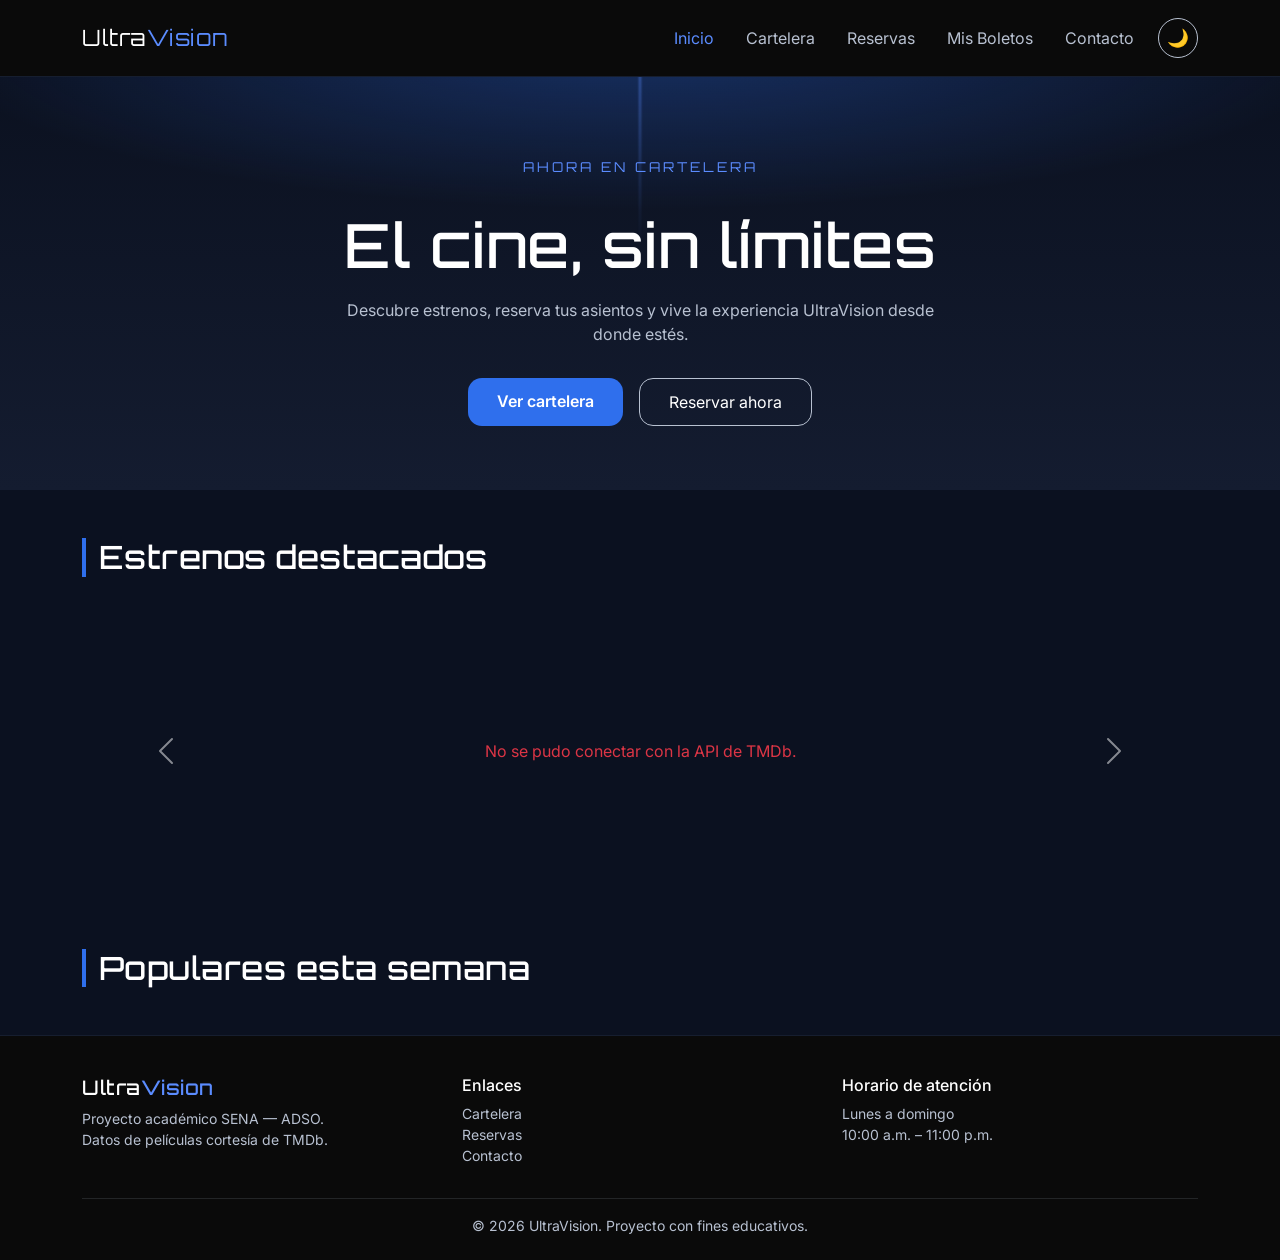
<file: index.html>
<!DOCTYPE html>
<html lang="es">
<head>
  <meta charset="UTF-8">
  <meta name="viewport" content="width=device-width, initial-scale=1.0">
  <title>UltraVision | Inicio</title>
  <meta name="description" content="UltraVision - Plataforma de cine: cartelera, reservas y más.">

  <!-- Google Fonts -->
  <link rel="preconnect" href="https://fonts.googleapis.com">
  <link href="https://fonts.googleapis.com/css2?family=Orbitron:wght@500;700&family=Inter:wght@400;500;600&display=swap" rel="stylesheet">

  <!-- Bootstrap 5 -->
  <link href="https://cdn.jsdelivr.net/npm/bootstrap@5.3.3/dist/css/bootstrap.min.css" rel="stylesheet">

  <!-- Estilos propios -->
  <link rel="stylesheet" href="css/styles.css">
</head>
<body>

  <!-- ===================== NAVBAR ===================== -->
  <nav class="navbar navbar-expand-lg navbar-uv sticky-top py-3">
    <div class="container">
      <a class="navbar-brand brand" href="index.html">Ultra<span>Vision</span></a>
      <button class="navbar-toggler" type="button" data-bs-toggle="collapse" data-bs-target="#navMenu" aria-controls="navMenu" aria-expanded="false" aria-label="Abrir menú">
        <span class="navbar-toggler-icon"></span>
      </button>
      <div class="collapse navbar-collapse" id="navMenu">
        <ul class="navbar-nav ms-auto gap-lg-3 text-center">
          <li class="nav-item"><a class="nav-link active" href="index.html">Inicio</a></li>
          <li class="nav-item"><a class="nav-link" href="pages/cartelera.html">Cartelera</a></li>
          <li class="nav-item"><a class="nav-link" href="pages/reservas.html">Reservas</a></li>
          <li class="nav-item"><a class="nav-link" href="pages/mis-boletos.html">Mis Boletos</a></li>
          <li class="nav-item"><a class="nav-link" href="pages/contacto.html">Contacto</a></li>
        </ul>
        <button id="toggleTema" class="ms-lg-3 mt-3 mt-lg-0 mx-auto mx-lg-0" aria-label="Cambiar tema claro/oscuro" title="Cambiar tema">🌙</button>
      </div>
    </div>
  </nav>

  <!-- ===================== HERO ===================== -->
  <header class="hero-uv">
    <p class="eyebrow">Ahora en cartelera</p>
    <h1>El cine, sin límites</h1>
    <p>Descubre estrenos, reserva tus asientos y vive la experiencia UltraVision desde donde estés.</p>
    <div class="d-flex justify-content-center gap-3 flex-wrap">
      <a href="pages/cartelera.html" class="btn-uv-primary">Ver cartelera</a>
      <a href="pages/reservas.html" class="btn-uv-outline">Reservar ahora</a>
    </div>
  </header>

  <!-- ===================== CARRUSEL DE ESTRENOS ===================== -->
  <section class="container my-5">
    <h2 class="section-title">Estrenos destacados</h2>

    <div id="carruselEstrenos" class="carousel slide" data-bs-ride="carousel">
      <div class="carousel-inner rounded-4" id="carruselInner">
        <!-- Se llena dinámicamente desde js/app.js -->
        <div class="carousel-item active">
          <div class="d-flex justify-content-center align-items-center" style="height:400px; background-color: var(--uv-bg-alt);">
            <span class="text-secondary">Cargando estrenos...</span>
          </div>
        </div>
      </div>
      <button class="carousel-control-prev" type="button" data-bs-target="#carruselEstrenos" data-bs-slide="prev">
        <span class="carousel-control-prev-icon" aria-hidden="true"></span>
        <span class="visually-hidden">Anterior</span>
      </button>
      <button class="carousel-control-next" type="button" data-bs-target="#carruselEstrenos" data-bs-slide="next">
        <span class="carousel-control-next-icon" aria-hidden="true"></span>
        <span class="visually-hidden">Siguiente</span>
      </button>
    </div>
  </section>

  <!-- ===================== POPULARES (CARDS) ===================== -->
  <section class="container my-5">
    <h2 class="section-title">Populares esta semana</h2>
    <div class="row g-4" id="contenedorPopulares">
      <!-- Cards generadas dinámicamente -->
    </div>
  </section>

  <!-- ===================== FOOTER ===================== -->
  <footer class="footer-uv text-center text-md-start">
    <div class="container">
      <div class="row gy-3">
        <div class="col-md-4">
          <h5 class="brand text-white">Ultra<span style="color: var(--uv-blue-glow);">Vision</span></h5>
          <p class="small mb-0">Proyecto académico SENA — ADSO.<br>Datos de películas cortesía de TMDb.</p>
        </div>
        <div class="col-md-4">
          <h6 class="text-white">Enlaces</h6>
          <ul class="list-unstyled small">
            <li><a href="pages/cartelera.html">Cartelera</a></li>
            <li><a href="pages/reservas.html">Reservas</a></li>
            <li><a href="pages/contacto.html">Contacto</a></li>
          </ul>
        </div>
        <div class="col-md-4">
          <h6 class="text-white">Horario de atención</h6>
          <p class="small mb-0">Lunes a domingo<br>10:00 a.m. – 11:00 p.m.</p>
        </div>
      </div>
      <hr class="border-secondary my-3">
      <p class="small mb-0 text-center">&copy; 2026 UltraVision. Proyecto con fines educativos.</p>
    </div>
  </footer>

  <!-- Bootstrap JS -->
  <script src="https://cdn.jsdelivr.net/npm/bootstrap@5.3.3/dist/js/bootstrap.bundle.min.js"></script>
  <!-- Módulos propios -->
  <script src="js/api.js"></script>
  <script src="js/app.js"></script>
</body>
</html>
</file>
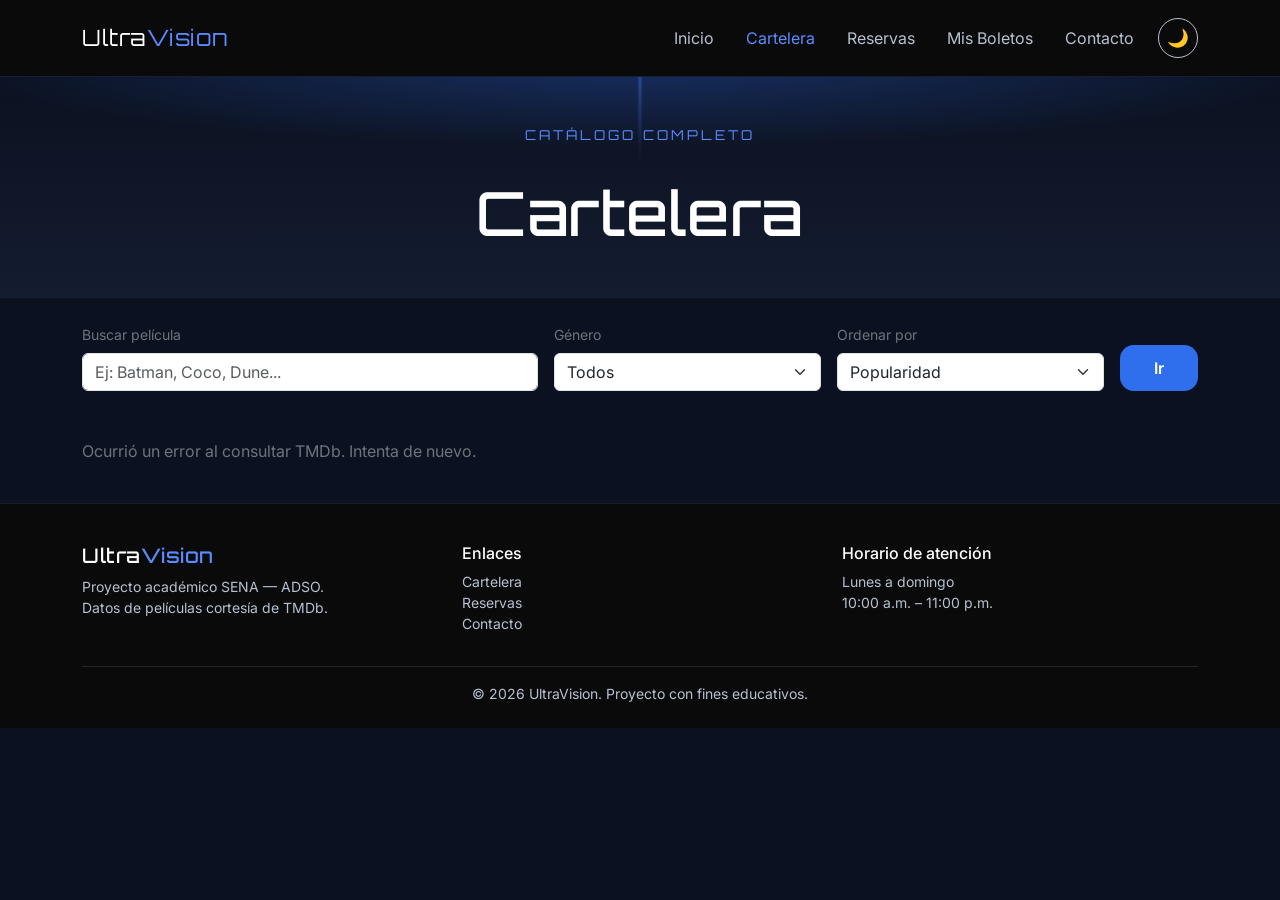
<file: pages/cartelera.html>
<!DOCTYPE html>
<html lang="es">
<head>
  <meta charset="UTF-8">
  <meta name="viewport" content="width=device-width, initial-scale=1.0">
  <title>UltraVision | Cartelera</title>

  <link rel="preconnect" href="https://fonts.googleapis.com">
  <link href="https://fonts.googleapis.com/css2?family=Orbitron:wght@500;700&family=Inter:wght@400;500;600&display=swap" rel="stylesheet">

  <link href="https://cdn.jsdelivr.net/npm/bootstrap@5.3.3/dist/css/bootstrap.min.css" rel="stylesheet">
  <link rel="stylesheet" href="../css/styles.css">
</head>
<body>

  <!-- ===================== NAVBAR ===================== -->
  <nav class="navbar navbar-expand-lg navbar-uv sticky-top py-3">
    <div class="container">
      <a class="navbar-brand brand" href="../index.html">Ultra<span>Vision</span></a>
      <button class="navbar-toggler" type="button" data-bs-toggle="collapse" data-bs-target="#navMenu" aria-controls="navMenu" aria-expanded="false" aria-label="Abrir menú">
        <span class="navbar-toggler-icon"></span>
      </button>
      <div class="collapse navbar-collapse" id="navMenu">
        <ul class="navbar-nav ms-auto gap-lg-3 text-center">
          <li class="nav-item"><a class="nav-link" href="../index.html">Inicio</a></li>
          <li class="nav-item"><a class="nav-link active" href="cartelera.html">Cartelera</a></li>
          <li class="nav-item"><a class="nav-link" href="reservas.html">Reservas</a></li>
          <li class="nav-item"><a class="nav-link" href="mis-boletos.html">Mis Boletos</a></li>
          <li class="nav-item"><a class="nav-link" href="contacto.html">Contacto</a></li>
        </ul>
        <button id="toggleTema" class="ms-lg-3 mt-3 mt-lg-0 mx-auto mx-lg-0" aria-label="Cambiar tema claro/oscuro" title="Cambiar tema">🌙</button>
      </div>
    </div>
  </nav>

  <!-- ===================== ENCABEZADO ===================== -->
  <header class="hero-uv py-5">
    <p class="eyebrow">Catálogo completo</p>
    <h1 class="mb-0">Cartelera</h1>
  </header>

  <!-- ===================== FILTROS ===================== -->
  <section class="container mt-4">
    <form id="formFiltros" class="row g-3 align-items-end" role="search">
      <div class="col-12 col-md-5">
        <label for="inputBuscar" class="form-label text-secondary small">Buscar película</label>
        <input type="search" id="inputBuscar" class="form-control" placeholder="Ej: Batman, Coco, Dune...">
      </div>
      <div class="col-6 col-md-3">
        <label for="selectGenero" class="form-label text-secondary small">Género</label>
        <select id="selectGenero" class="form-select">
          <option value="">Todos</option>
        </select>
      </div>
      <div class="col-6 col-md-3">
        <label for="selectOrden" class="form-label text-secondary small">Ordenar por</label>
        <select id="selectOrden" class="form-select">
          <option value="popularidad">Popularidad</option>
          <option value="calificacion">Mejor calificadas</option>
          <option value="reciente">Más recientes</option>
        </select>
      </div>
      <div class="col-12 col-md-1">
        <button type="submit" class="btn-uv-primary w-100">Ir</button>
      </div>
    </form>
  </section>

  <!-- ===================== RESULTADOS ===================== -->
  <section class="container my-5">
    <p id="mensajeEstado" class="text-secondary"></p>
    <div class="row g-4" id="contenedorCartelera"></div>
  </section>

  <!-- ===================== FOOTER ===================== -->
  <footer class="footer-uv text-center text-md-start">
    <div class="container">
      <div class="row gy-3">
        <div class="col-md-4">
          <h5 class="brand text-white">Ultra<span style="color: var(--uv-blue-glow);">Vision</span></h5>
          <p class="small mb-0">Proyecto académico SENA — ADSO.<br>Datos de películas cortesía de TMDb.</p>
        </div>
        <div class="col-md-4">
          <h6 class="text-white">Enlaces</h6>
          <ul class="list-unstyled small">
            <li><a href="cartelera.html">Cartelera</a></li>
            <li><a href="reservas.html">Reservas</a></li>
            <li><a href="contacto.html">Contacto</a></li>
          </ul>
        </div>
        <div class="col-md-4">
          <h6 class="text-white">Horario de atención</h6>
          <p class="small mb-0">Lunes a domingo<br>10:00 a.m. – 11:00 p.m.</p>
        </div>
      </div>
      <hr class="border-secondary my-3">
      <p class="small mb-0 text-center">&copy; 2026 UltraVision. Proyecto con fines educativos.</p>
    </div>
  </footer>

  <script src="https://cdn.jsdelivr.net/npm/bootstrap@5.3.3/dist/js/bootstrap.bundle.min.js"></script>
  <script src="../js/api.js"></script>
  <script src="../js/app.js"></script>
  <script src="../js/cartelera.js"></script>
</body>
</html>
</file>
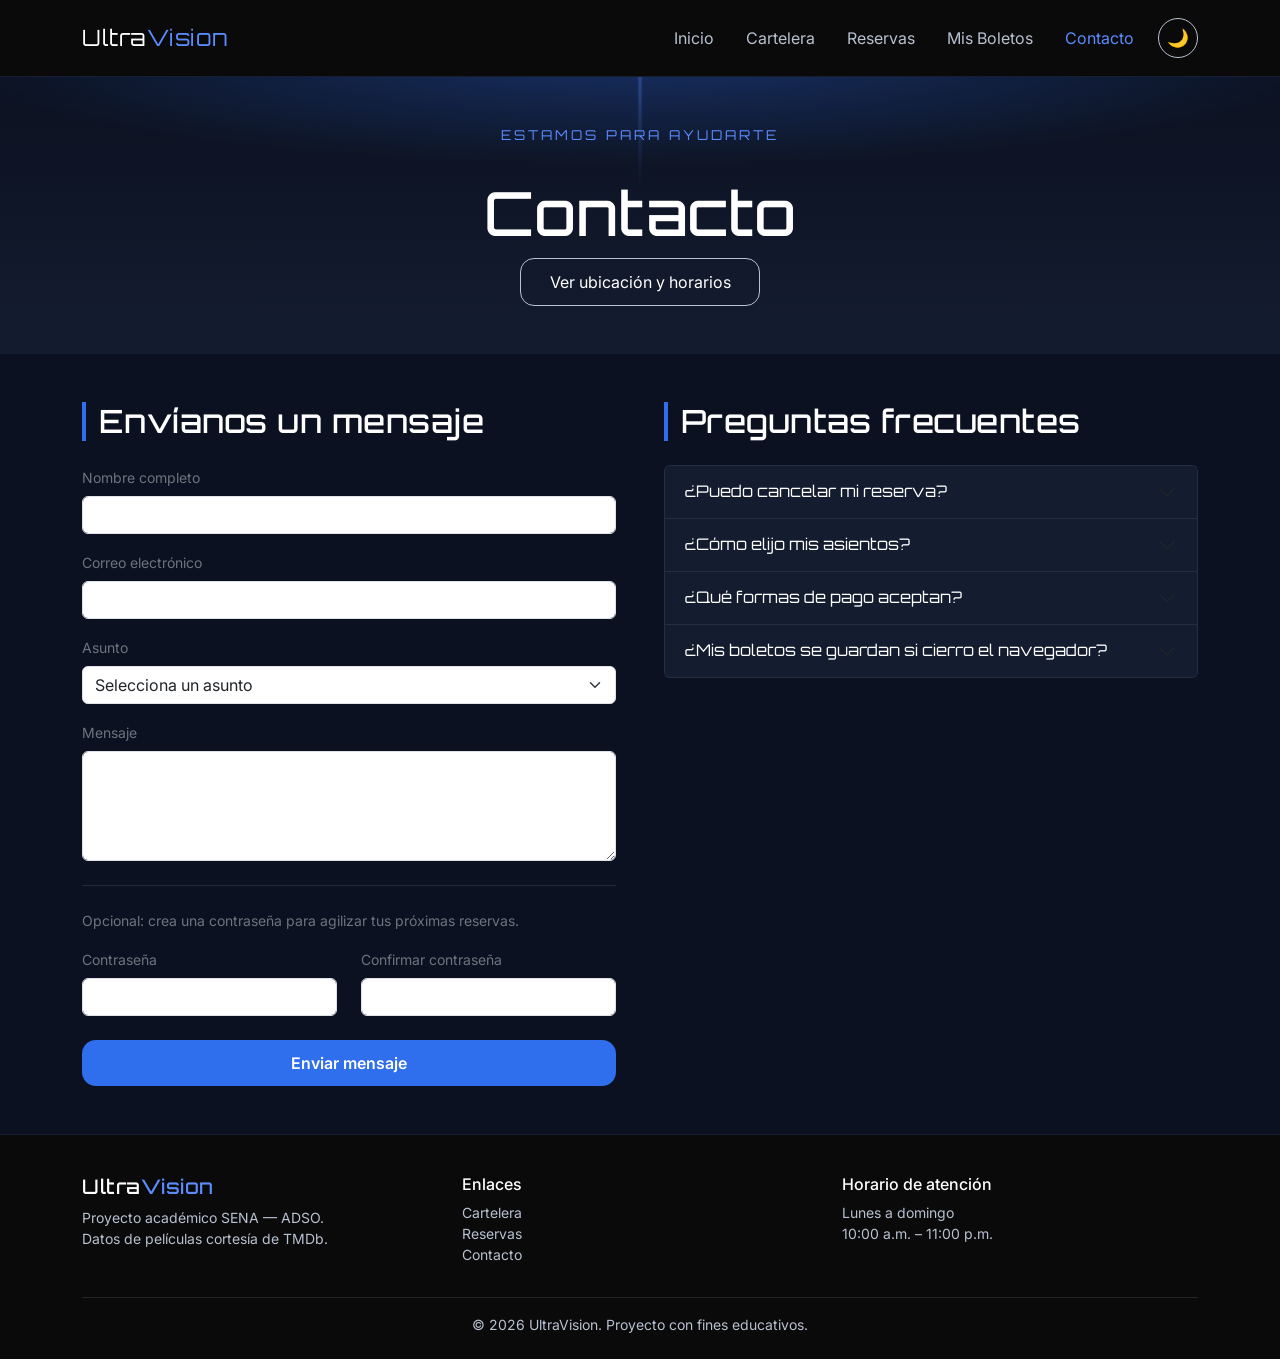
<file: pages/contacto.html>
<!DOCTYPE html>
<html lang="es">
<head>
  <meta charset="UTF-8">
  <meta name="viewport" content="width=device-width, initial-scale=1.0">
  <title>UltraVision | Contacto</title>

  <link rel="preconnect" href="https://fonts.googleapis.com">
  <link href="https://fonts.googleapis.com/css2?family=Orbitron:wght@500;700&family=Inter:wght@400;500;600&display=swap" rel="stylesheet">

  <link href="https://cdn.jsdelivr.net/npm/bootstrap@5.3.3/dist/css/bootstrap.min.css" rel="stylesheet">
  <link rel="stylesheet" href="../css/styles.css">
</head>
<body>

  <!-- ===================== NAVBAR ===================== -->
  <nav class="navbar navbar-expand-lg navbar-uv sticky-top py-3">
    <div class="container">
      <a class="navbar-brand brand" href="../index.html">Ultra<span>Vision</span></a>
      <button class="navbar-toggler" type="button" data-bs-toggle="collapse" data-bs-target="#navMenu" aria-controls="navMenu" aria-expanded="false" aria-label="Abrir menú">
        <span class="navbar-toggler-icon"></span>
      </button>
      <div class="collapse navbar-collapse" id="navMenu">
        <ul class="navbar-nav ms-auto gap-lg-3 text-center">
          <li class="nav-item"><a class="nav-link" href="../index.html">Inicio</a></li>
          <li class="nav-item"><a class="nav-link" href="cartelera.html">Cartelera</a></li>
          <li class="nav-item"><a class="nav-link" href="reservas.html">Reservas</a></li>
          <li class="nav-item"><a class="nav-link" href="mis-boletos.html">Mis Boletos</a></li>
          <li class="nav-item"><a class="nav-link active" href="contacto.html">Contacto</a></li>
        </ul>
        <button id="toggleTema" class="ms-lg-3 mt-3 mt-lg-0 mx-auto mx-lg-0" aria-label="Cambiar tema claro/oscuro" title="Cambiar tema">🌙</button>
      </div>
    </div>
  </nav>

  <!-- ===================== ENCABEZADO ===================== -->
  <header class="hero-uv py-5">
    <p class="eyebrow">Estamos para ayudarte</p>
    <h1 class="mb-2">Contacto</h1>
    <button class="btn-uv-outline" type="button" data-bs-toggle="offcanvas" data-bs-target="#offcanvasInfo" aria-controls="offcanvasInfo">
      Ver ubicación y horarios
    </button>
  </header>

  <!-- ===================== OFFCANVAS: INFO RÁPIDA ===================== -->
  <div class="offcanvas offcanvas-end" tabindex="-1" id="offcanvasInfo" aria-labelledby="offcanvasInfoLabel"
       style="background-color: var(--uv-bg-alt); color: var(--uv-white);">
    <div class="offcanvas-header border-bottom border-secondary">
      <h5 class="offcanvas-title" id="offcanvasInfoLabel">UltraVision — Info rápida</h5>
      <button type="button" class="btn-close btn-close-white" data-bs-dismiss="offcanvas" aria-label="Cerrar"></button>
    </div>
    <div class="offcanvas-body">
      <h6 class="text-secondary small text-uppercase">Dirección</h6>
      <p>Cra. 45 # 26-85, Bogotá, Colombia</p>

      <h6 class="text-secondary small text-uppercase mt-4">Horario de atención</h6>
      <p>Lunes a domingo<br>10:00 a.m. – 11:00 p.m.</p>

      <h6 class="text-secondary small text-uppercase mt-4">Teléfono</h6>
      <p>(601) 555-0199</p>

      <h6 class="text-secondary small text-uppercase mt-4">Redes sociales</h6>
      <p class="d-flex gap-3">
        <a href="#">Instagram</a>
        <a href="#">Facebook</a>
        <a href="#">X</a>
      </p>
    </div>
  </div>

  <!-- ===================== FORMULARIO + FAQ ===================== -->
  <section class="container my-5">
    <div class="row g-5">

      <!-- Formulario de contacto -->
      <div class="col-lg-6">
        <h2 class="section-title">Envíanos un mensaje</h2>

        <div id="alertaExito" class="alert alert-success d-none" role="alert">
          ¡Gracias! Tu mensaje fue enviado correctamente.
        </div>

        <form id="formContacto" novalidate>
          <div class="mb-3">
            <label for="contactoNombre" class="form-label text-secondary small">Nombre completo</label>
            <input type="text" id="contactoNombre" class="form-control" required minlength="3">
            <div class="invalid-feedback" data-error="nombre">Ingresa tu nombre completo (mínimo 3 caracteres).</div>
          </div>

          <div class="mb-3">
            <label for="contactoEmail" class="form-label text-secondary small">Correo electrónico</label>
            <input type="email" id="contactoEmail" class="form-control" required>
            <div class="invalid-feedback" data-error="email">Ingresa un correo electrónico válido.</div>
          </div>

          <div class="mb-3">
            <label for="contactoAsunto" class="form-label text-secondary small">Asunto</label>
            <select id="contactoAsunto" class="form-select" required>
              <option value="">Selecciona un asunto</option>
              <option>Consulta general</option>
              <option>Problema con una reserva</option>
              <option>Sugerencia</option>
              <option>Trabaja con nosotros</option>
            </select>
            <div class="invalid-feedback" data-error="asunto">Selecciona un asunto.</div>
          </div>

          <div class="mb-3">
            <label for="contactoMensaje" class="form-label text-secondary small">Mensaje</label>
            <textarea id="contactoMensaje" class="form-control" rows="4" required minlength="10"></textarea>
            <div class="invalid-feedback" data-error="mensaje">Cuéntanos un poco más (mínimo 10 caracteres).</div>
          </div>

          <hr class="border-secondary my-4">
          <p class="text-secondary small mb-3">Opcional: crea una contraseña para agilizar tus próximas reservas.</p>

          <div class="row">
            <div class="col-6 mb-3">
              <label for="contactoPass" class="form-label text-secondary small">Contraseña</label>
              <input type="password" id="contactoPass" class="form-control" minlength="8">
              <div class="invalid-feedback" data-error="pass">Mínimo 8 caracteres.</div>
            </div>
            <div class="col-6 mb-3">
              <label for="contactoPassConfirm" class="form-label text-secondary small">Confirmar contraseña</label>
              <input type="password" id="contactoPassConfirm" class="form-control">
              <div class="invalid-feedback" data-error="passConfirm">Las contraseñas no coinciden.</div>
            </div>
          </div>

          <button type="submit" class="btn-uv-primary w-100 mt-2">Enviar mensaje</button>
        </form>
      </div>

      <!-- FAQ con Accordion -->
      <div class="col-lg-6">
        <h2 class="section-title">Preguntas frecuentes</h2>

        <div class="accordion" id="accordionFAQ">

          <div class="accordion-item" style="background-color: var(--uv-bg-alt); border-color: rgba(184,193,209,0.1);">
            <h2 class="accordion-header">
              <button class="accordion-button collapsed" type="button" data-bs-toggle="collapse" data-bs-target="#faq1" style="background-color: var(--uv-bg-alt); color: var(--uv-white);">
                ¿Puedo cancelar mi reserva?
              </button>
            </h2>
            <div id="faq1" class="accordion-collapse collapse" data-bs-parent="#accordionFAQ">
              <div class="accordion-body text-secondary">
                Sí, desde la sección "Mis Boletos" puedes cancelar cualquier reserva activa antes del horario de la función.
              </div>
            </div>
          </div>

          <div class="accordion-item" style="background-color: var(--uv-bg-alt); border-color: rgba(184,193,209,0.1);">
            <h2 class="accordion-header">
              <button class="accordion-button collapsed" type="button" data-bs-toggle="collapse" data-bs-target="#faq2" style="background-color: var(--uv-bg-alt); color: var(--uv-white);">
                ¿Cómo elijo mis asientos?
              </button>
            </h2>
            <div id="faq2" class="accordion-collapse collapse" data-bs-parent="#accordionFAQ">
              <div class="accordion-body text-secondary">
                En la sección "Reservas" selecciona la película, el horario y luego haz clic sobre los asientos disponibles en el mapa de la sala.
              </div>
            </div>
          </div>

          <div class="accordion-item" style="background-color: var(--uv-bg-alt); border-color: rgba(184,193,209,0.1);">
            <h2 class="accordion-header">
              <button class="accordion-button collapsed" type="button" data-bs-toggle="collapse" data-bs-target="#faq3" style="background-color: var(--uv-bg-alt); color: var(--uv-white);">
                ¿Qué formas de pago aceptan?
              </button>
            </h2>
            <div id="faq3" class="accordion-collapse collapse" data-bs-parent="#accordionFAQ">
              <div class="accordion-body text-secondary">
                Este es un proyecto académico de demostración, por lo que no se procesan pagos reales.
              </div>
            </div>
          </div>

          <div class="accordion-item" style="background-color: var(--uv-bg-alt); border-color: rgba(184,193,209,0.1);">
            <h2 class="accordion-header">
              <button class="accordion-button collapsed" type="button" data-bs-toggle="collapse" data-bs-target="#faq4" style="background-color: var(--uv-bg-alt); color: var(--uv-white);">
                ¿Mis boletos se guardan si cierro el navegador?
              </button>
            </h2>
            <div id="faq4" class="accordion-collapse collapse" data-bs-parent="#accordionFAQ">
              <div class="accordion-body text-secondary">
                Sí, se guardan en el almacenamiento local (LocalStorage) de tu navegador, siempre que no borres los datos de navegación.
              </div>
            </div>
          </div>

        </div>
      </div>
    </div>
  </section>

  <!-- ===================== FOOTER ===================== -->
  <footer class="footer-uv text-center text-md-start">
    <div class="container">
      <div class="row gy-3">
        <div class="col-md-4">
          <h5 class="brand text-white">Ultra<span style="color: var(--uv-blue-glow);">Vision</span></h5>
          <p class="small mb-0">Proyecto académico SENA — ADSO.<br>Datos de películas cortesía de TMDb.</p>
        </div>
        <div class="col-md-4">
          <h6 class="text-white">Enlaces</h6>
          <ul class="list-unstyled small">
            <li><a href="cartelera.html">Cartelera</a></li>
            <li><a href="reservas.html">Reservas</a></li>
            <li><a href="contacto.html">Contacto</a></li>
          </ul>
        </div>
        <div class="col-md-4">
          <h6 class="text-white">Horario de atención</h6>
          <p class="small mb-0">Lunes a domingo<br>10:00 a.m. – 11:00 p.m.</p>
        </div>
      </div>
      <hr class="border-secondary my-3">
      <p class="small mb-0 text-center">&copy; 2026 UltraVision. Proyecto con fines educativos.</p>
    </div>
  </footer>

  <script src="https://cdn.jsdelivr.net/npm/bootstrap@5.3.3/dist/js/bootstrap.bundle.min.js"></script>
  <script src="../js/api.js"></script>
  <script src="../js/app.js"></script>
  <script src="../js/contacto.js"></script>
</body>
</html>
</file>
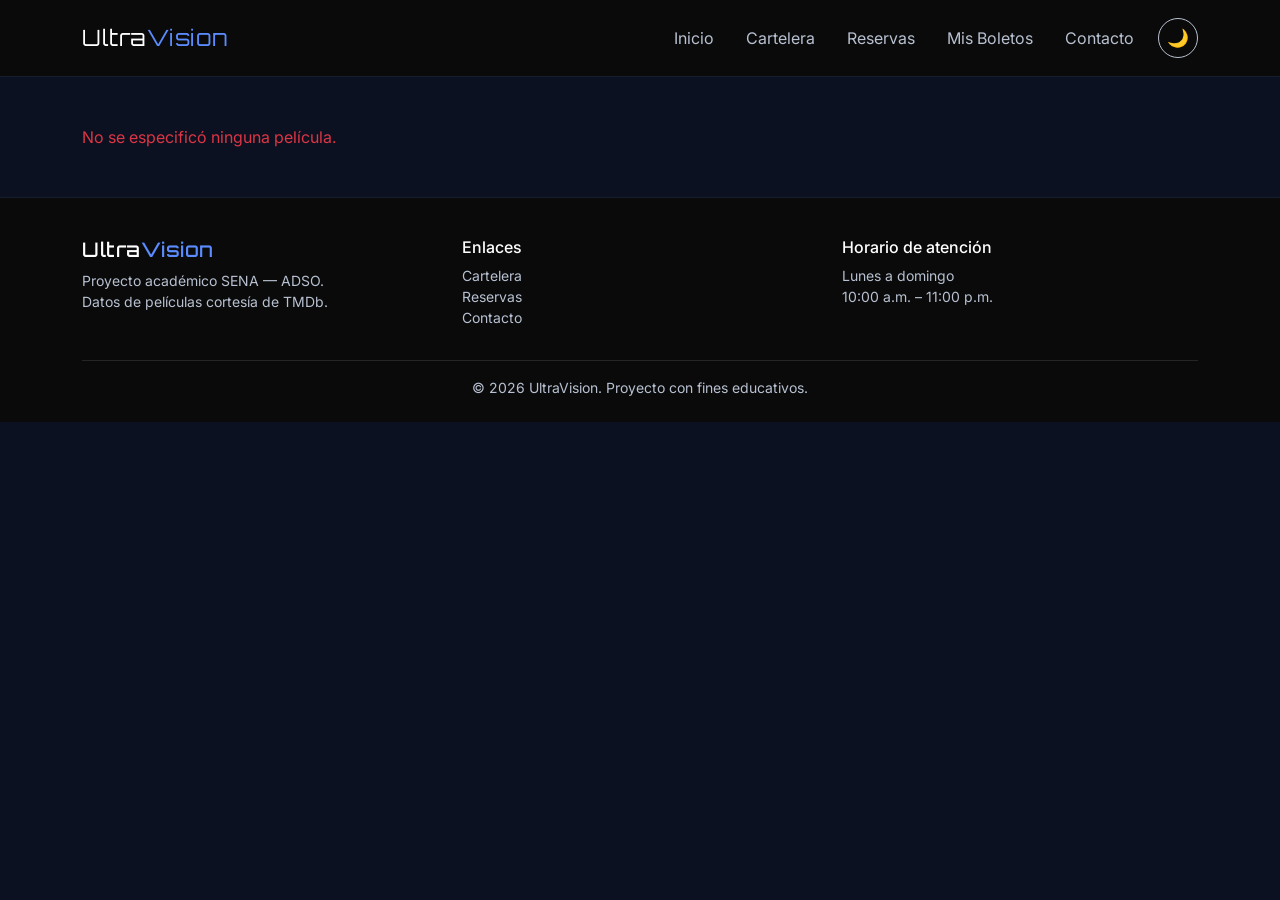
<file: pages/detalle.html>
<!DOCTYPE html>
<html lang="es">
<head>
  <meta charset="UTF-8">
  <meta name="viewport" content="width=device-width, initial-scale=1.0">
  <title>UltraVision | Detalle</title>

  <link rel="preconnect" href="https://fonts.googleapis.com">
  <link href="https://fonts.googleapis.com/css2?family=Orbitron:wght@500;700&family=Inter:wght@400;500;600&display=swap" rel="stylesheet">

  <link href="https://cdn.jsdelivr.net/npm/bootstrap@5.3.3/dist/css/bootstrap.min.css" rel="stylesheet">
  <link rel="stylesheet" href="../css/styles.css">
</head>
<body>

  <!-- ===================== NAVBAR ===================== -->
  <nav class="navbar navbar-expand-lg navbar-uv sticky-top py-3">
    <div class="container">
      <a class="navbar-brand brand" href="../index.html">Ultra<span>Vision</span></a>
      <button class="navbar-toggler" type="button" data-bs-toggle="collapse" data-bs-target="#navMenu" aria-controls="navMenu" aria-expanded="false" aria-label="Abrir menú">
        <span class="navbar-toggler-icon"></span>
      </button>
      <div class="collapse navbar-collapse" id="navMenu">
        <ul class="navbar-nav ms-auto gap-lg-3 text-center">
          <li class="nav-item"><a class="nav-link" href="../index.html">Inicio</a></li>
          <li class="nav-item"><a class="nav-link" href="cartelera.html">Cartelera</a></li>
          <li class="nav-item"><a class="nav-link" href="reservas.html">Reservas</a></li>
          <li class="nav-item"><a class="nav-link" href="mis-boletos.html">Mis Boletos</a></li>
          <li class="nav-item"><a class="nav-link" href="contacto.html">Contacto</a></li>
        </ul>
        <button id="toggleTema" class="ms-lg-3 mt-3 mt-lg-0 mx-auto mx-lg-0" aria-label="Cambiar tema claro/oscuro" title="Cambiar tema">🌙</button>
      </div>
    </div>
  </nav>

  <!-- ===================== CONTENIDO (se llena con JS) ===================== -->
  <main class="container my-5" id="contenidoDetalle">
    <p class="text-secondary">Cargando información de la película...</p>
  </main>

  <!-- ===================== MODAL: TRAILER ===================== -->
  <div class="modal fade" id="modalTrailer" tabindex="-1" aria-hidden="true">
    <div class="modal-dialog modal-lg modal-dialog-centered">
      <div class="modal-content" style="background-color: var(--uv-black); border: none;">
        <div class="modal-header border-secondary">
          <h5 class="modal-title text-white">Trailer</h5>
          <button type="button" class="btn-close btn-close-white" data-bs-dismiss="modal" aria-label="Cerrar"></button>
        </div>
        <div class="modal-body p-0">
          <div class="ratio ratio-16x9" id="contenedorTrailer"></div>
        </div>
      </div>
    </div>
  </div>

  <!-- ===================== FOOTER ===================== -->
  <footer class="footer-uv text-center text-md-start">
    <div class="container">
      <div class="row gy-3">
        <div class="col-md-4">
          <h5 class="brand text-white">Ultra<span style="color: var(--uv-blue-glow);">Vision</span></h5>
          <p class="small mb-0">Proyecto académico SENA — ADSO.<br>Datos de películas cortesía de TMDb.</p>
        </div>
        <div class="col-md-4">
          <h6 class="text-white">Enlaces</h6>
          <ul class="list-unstyled small">
            <li><a href="cartelera.html">Cartelera</a></li>
            <li><a href="reservas.html">Reservas</a></li>
            <li><a href="contacto.html">Contacto</a></li>
          </ul>
        </div>
        <div class="col-md-4">
          <h6 class="text-white">Horario de atención</h6>
          <p class="small mb-0">Lunes a domingo<br>10:00 a.m. – 11:00 p.m.</p>
        </div>
      </div>
      <hr class="border-secondary my-3">
      <p class="small mb-0 text-center">&copy; 2026 UltraVision. Proyecto con fines educativos.</p>
    </div>
  </footer>

  <script src="https://cdn.jsdelivr.net/npm/bootstrap@5.3.3/dist/js/bootstrap.bundle.min.js"></script>
  <script src="../js/api.js"></script>
  <script src="../js/app.js"></script>
  <script src="../js/detalle.js"></script>
</body>
</html>
</file>
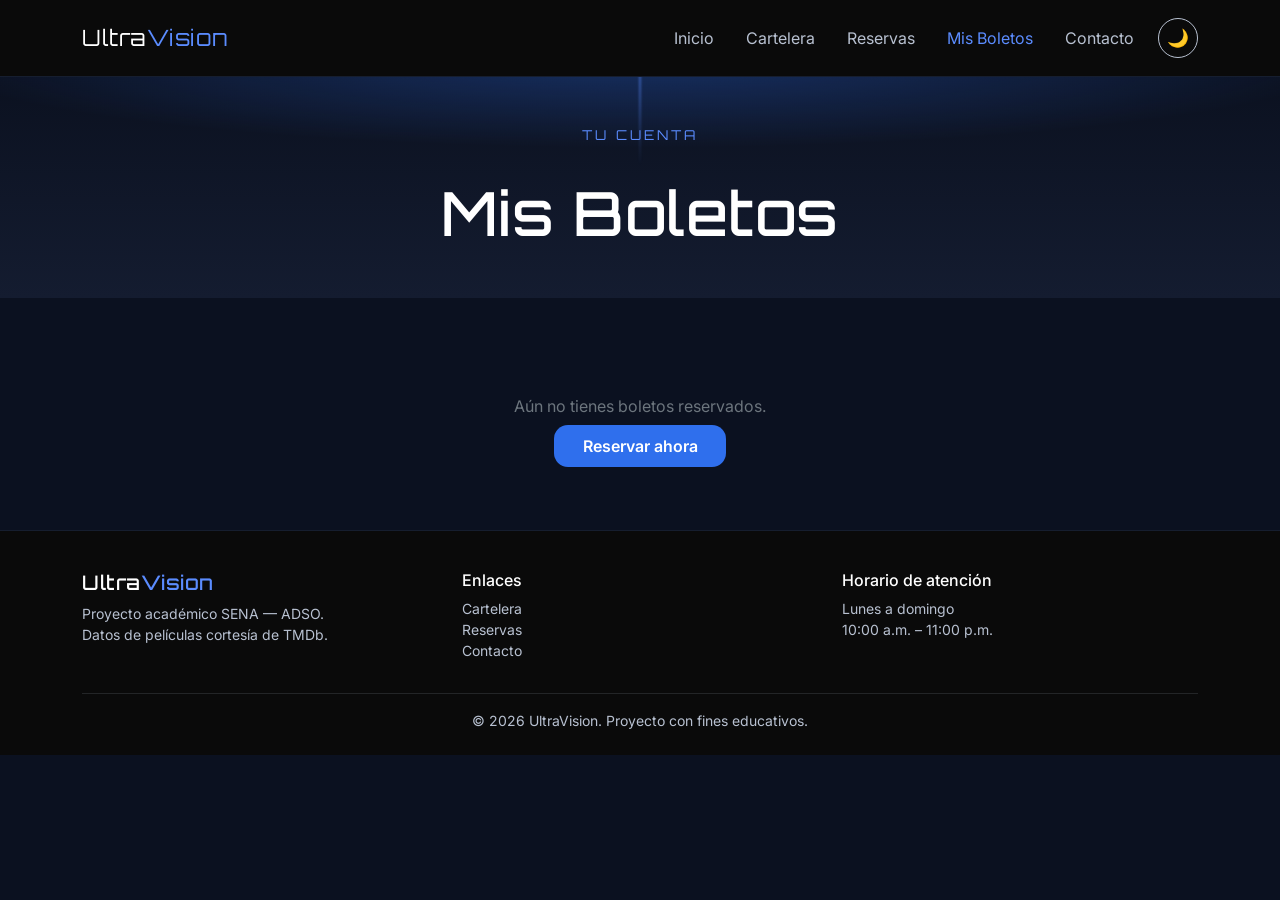
<file: pages/mis-boletos.html>
<!DOCTYPE html>
<html lang="es">
<head>
  <meta charset="UTF-8">
  <meta name="viewport" content="width=device-width, initial-scale=1.0">
  <title>UltraVision | Mis Boletos</title>

  <link rel="preconnect" href="https://fonts.googleapis.com">
  <link href="https://fonts.googleapis.com/css2?family=Orbitron:wght@500;700&family=Inter:wght@400;500;600&display=swap" rel="stylesheet">

  <link href="https://cdn.jsdelivr.net/npm/bootstrap@5.3.3/dist/css/bootstrap.min.css" rel="stylesheet">
  <link rel="stylesheet" href="../css/styles.css">
</head>
<body>

  <!-- ===================== NAVBAR ===================== -->
  <nav class="navbar navbar-expand-lg navbar-uv sticky-top py-3">
    <div class="container">
      <a class="navbar-brand brand" href="../index.html">Ultra<span>Vision</span></a>
      <button class="navbar-toggler" type="button" data-bs-toggle="collapse" data-bs-target="#navMenu" aria-controls="navMenu" aria-expanded="false" aria-label="Abrir menú">
        <span class="navbar-toggler-icon"></span>
      </button>
      <div class="collapse navbar-collapse" id="navMenu">
        <ul class="navbar-nav ms-auto gap-lg-3 text-center">
          <li class="nav-item"><a class="nav-link" href="../index.html">Inicio</a></li>
          <li class="nav-item"><a class="nav-link" href="cartelera.html">Cartelera</a></li>
          <li class="nav-item"><a class="nav-link" href="reservas.html">Reservas</a></li>
          <li class="nav-item"><a class="nav-link active" href="mis-boletos.html">Mis Boletos</a></li>
          <li class="nav-item"><a class="nav-link" href="contacto.html">Contacto</a></li>
        </ul>
        <button id="toggleTema" class="ms-lg-3 mt-3 mt-lg-0 mx-auto mx-lg-0" aria-label="Cambiar tema claro/oscuro" title="Cambiar tema">🌙</button>
      </div>
    </div>
  </nav>

  <!-- ===================== ENCABEZADO ===================== -->
  <header class="hero-uv py-5">
    <p class="eyebrow">Tu cuenta</p>
    <h1 class="mb-0">Mis Boletos</h1>
  </header>

  <!-- ===================== LISTADO DE BOLETOS ===================== -->
  <section class="container my-5">
    <div id="estadoVacio" class="text-center text-secondary py-5 d-none">
      <p class="mb-3">Aún no tienes boletos reservados.</p>
      <a href="reservas.html" class="btn-uv-primary">Reservar ahora</a>
    </div>

    <div class="row g-4" id="contenedorBoletos"></div>
  </section>

  <!-- ===================== MODAL: EDITAR BOLETO ===================== -->
  <div class="modal fade" id="modalEditar" tabindex="-1" aria-hidden="true">
    <div class="modal-dialog modal-dialog-centered">
      <div class="modal-content" style="background-color: var(--uv-bg-alt); color: var(--uv-white);">
        <div class="modal-header border-secondary">
          <h5 class="modal-title">Editar reserva</h5>
          <button type="button" class="btn-close btn-close-white" data-bs-dismiss="modal" aria-label="Cerrar"></button>
        </div>
        <form id="formEditar">
          <div class="modal-body">
            <input type="hidden" id="editarId">

            <div class="mb-3">
              <label for="editarFuncion" class="form-label text-secondary small">Horario de función</label>
              <select id="editarFuncion" class="form-select">
                <option value="Hoy 3:00 PM">Hoy 3:00 PM</option>
                <option value="Hoy 6:00 PM">Hoy 6:00 PM</option>
                <option value="Hoy 9:00 PM">Hoy 9:00 PM</option>
                <option value="Mañana 4:00 PM">Mañana 4:00 PM</option>
                <option value="Mañana 7:30 PM">Mañana 7:30 PM</option>
              </select>
            </div>

            <div class="mb-3">
              <label for="editarNombre" class="form-label text-secondary small">Nombre del comprador</label>
              <input type="text" id="editarNombre" class="form-control" required minlength="3">
            </div>

            <div class="mb-3">
              <label for="editarEmail" class="form-label text-secondary small">Correo electrónico</label>
              <input type="email" id="editarEmail" class="form-control" required>
            </div>
          </div>
          <div class="modal-footer border-secondary">
            <button type="button" class="btn-uv-outline" data-bs-dismiss="modal">Cancelar</button>
            <button type="submit" class="btn-uv-primary">Guardar cambios</button>
          </div>
        </form>
      </div>
    </div>
  </div>

  <!-- ===================== MODAL: CONFIRMAR ELIMINACIÓN ===================== -->
  <div class="modal fade" id="modalEliminar" tabindex="-1" aria-hidden="true">
    <div class="modal-dialog modal-dialog-centered">
      <div class="modal-content" style="background-color: var(--uv-bg-alt); color: var(--uv-white);">
        <div class="modal-header border-secondary">
          <h5 class="modal-title">Cancelar reserva</h5>
          <button type="button" class="btn-close btn-close-white" data-bs-dismiss="modal" aria-label="Cerrar"></button>
        </div>
        <div class="modal-body">
          <p class="mb-0">¿Seguro que deseas cancelar esta reserva? Esta acción no se puede deshacer.</p>
        </div>
        <div class="modal-footer border-secondary">
          <button type="button" class="btn-uv-outline" data-bs-dismiss="modal">Volver</button>
          <button type="button" id="btnConfirmarEliminar" class="btn btn-danger">Sí, cancelar</button>
        </div>
      </div>
    </div>
  </div>

  <!-- ===================== TOAST DE NOTIFICACIÓN ===================== -->
  <div class="toast-container position-fixed bottom-0 end-0 p-3">
    <div id="toastNotificacion" class="toast align-items-center border-0" role="alert" aria-live="assertive" aria-atomic="true" style="background-color: var(--uv-blue); color: white;">
      <div class="d-flex">
        <div class="toast-body" id="toastMensaje">Acción realizada correctamente.</div>
        <button type="button" class="btn-close btn-close-white me-2 m-auto" data-bs-dismiss="toast" aria-label="Cerrar"></button>
      </div>
    </div>
  </div>

  <!-- ===================== FOOTER ===================== -->
  <footer class="footer-uv text-center text-md-start">
    <div class="container">
      <div class="row gy-3">
        <div class="col-md-4">
          <h5 class="brand text-white">Ultra<span style="color: var(--uv-blue-glow);">Vision</span></h5>
          <p class="small mb-0">Proyecto académico SENA — ADSO.<br>Datos de películas cortesía de TMDb.</p>
        </div>
        <div class="col-md-4">
          <h6 class="text-white">Enlaces</h6>
          <ul class="list-unstyled small">
            <li><a href="cartelera.html">Cartelera</a></li>
            <li><a href="reservas.html">Reservas</a></li>
            <li><a href="contacto.html">Contacto</a></li>
          </ul>
        </div>
        <div class="col-md-4">
          <h6 class="text-white">Horario de atención</h6>
          <p class="small mb-0">Lunes a domingo<br>10:00 a.m. – 11:00 p.m.</p>
        </div>
      </div>
      <hr class="border-secondary my-3">
      <p class="small mb-0 text-center">&copy; 2026 UltraVision. Proyecto con fines educativos.</p>
    </div>
  </footer>

  <script src="https://cdn.jsdelivr.net/npm/bootstrap@5.3.3/dist/js/bootstrap.bundle.min.js"></script>
  <script src="../js/api.js"></script>
  <script src="../js/crud.js"></script>
  <script src="../js/app.js"></script>
  <script src="../js/mis-boletos.js"></script>
</body>
</html>
</file>
<file: css/styles.css>
/* ==========================================================================
   UltraVision — Hoja de estilos base
   Paleta: Azul oscuro / Azul brillante / Gris claro / Negro / Blanco
   ========================================================================== */

:root {
  /* Colores */
  --uv-bg: #0B1120;
  --uv-bg-alt: #141C30;
  --uv-bg-card: #1B2540;
  --uv-blue: #2F6FED;
  --uv-blue-glow: #5B8CFF;
  --uv-gray: #B8C1D1;
  --uv-black: #0A0A0A;
  --uv-white: #FFFFFF;

  /* Tipografía */
  --font-display: 'Orbitron', sans-serif;
  --font-body: 'Inter', sans-serif;

  /* Espaciados */
  --uv-radius: 14px;
  --uv-transition: 0.25s ease;
}

* {
  box-sizing: border-box;
}

body {
  background-color: var(--uv-bg);
  color: var(--uv-white);
  font-family: var(--font-body);
  margin: 0;
  padding: 0;
}

h1, h2, h3, h4, .brand {
  font-family: var(--font-display);
  letter-spacing: 0.5px;
}

a {
  text-decoration: none;
  color: var(--uv-blue-glow);
}

/* ---------- Navbar ---------- */
.navbar-uv {
  background-color: var(--uv-black);
  border-bottom: 1px solid rgba(91, 140, 255, 0.15);
}

.navbar-uv .brand {
  color: var(--uv-white);
  font-size: 1.4rem;
}

.navbar-uv .brand span {
  color: var(--uv-blue-glow);
}

.navbar-uv .nav-link {
  color: var(--uv-gray) !important;
  transition: color var(--uv-transition);
}

.navbar-uv .nav-link:hover,
.navbar-uv .nav-link.active {
  color: var(--uv-blue-glow) !important;
}

/* ---------- Hero (elemento distintivo: haz de proyector) ---------- */
.hero-uv {
  position: relative;
  overflow: hidden;
  background: radial-gradient(ellipse 80% 60% at 50% -10%, rgba(47, 111, 237, 0.35), transparent 70%),
              linear-gradient(180deg, var(--uv-bg) 0%, var(--uv-bg-alt) 100%);
  padding: 5rem 1.5rem 4rem;
  text-align: center;
}

.hero-uv::before {
  content: "";
  position: absolute;
  top: -20%;
  left: 50%;
  width: 2px;
  height: 60%;
  background: linear-gradient(180deg, rgba(91, 140, 255, 0.8), transparent);
  transform: translateX(-50%) rotate(0deg);
  filter: blur(1px);
  animation: uv-beam-sweep 6s ease-in-out infinite;
  pointer-events: none;
}

@keyframes uv-beam-sweep {
  0%, 100% { transform: translateX(-50%) rotate(-12deg); opacity: 0.5; }
  50% { transform: translateX(-50%) rotate(12deg); opacity: 0.9; }
}

.hero-uv .eyebrow {
  color: var(--uv-blue-glow);
  font-family: var(--font-display);
  font-size: 0.85rem;
  letter-spacing: 3px;
  text-transform: uppercase;
}

.hero-uv h1 {
  font-size: clamp(2.2rem, 5vw, 3.8rem);
  margin: 0.5rem 0 1rem;
}

.hero-uv p {
  color: var(--uv-gray);
  max-width: 600px;
  margin: 0 auto 2rem;
}

/* ---------- Botones ---------- */
.btn-uv-primary {
  background-color: var(--uv-blue);
  color: var(--uv-white);
  border: none;
  border-radius: var(--uv-radius);
  padding: 0.7rem 1.8rem;
  font-weight: 600;
  transition: background-color var(--uv-transition), transform var(--uv-transition);
}

.btn-uv-primary:hover {
  background-color: var(--uv-blue-glow);
  color: var(--uv-white);
  transform: translateY(-2px);
}

.btn-uv-outline {
  background-color: transparent;
  color: var(--uv-white);
  border: 1px solid var(--uv-gray);
  border-radius: var(--uv-radius);
  padding: 0.7rem 1.8rem;
  transition: border-color var(--uv-transition), color var(--uv-transition);
}

.btn-uv-outline:hover {
  border-color: var(--uv-blue-glow);
  color: var(--uv-blue-glow);
}

/* ---------- Cards de película ---------- */
.card-uv {
  background-color: var(--uv-bg-card);
  border: 1px solid rgba(184, 193, 209, 0.08);
  border-radius: var(--uv-radius);
  overflow: hidden;
  transition: transform var(--uv-transition), box-shadow var(--uv-transition);
}

.card-uv:hover {
  transform: translateY(-6px);
  box-shadow: 0 12px 30px rgba(47, 111, 237, 0.25);
}

.card-uv img {
  width: 100%;
  aspect-ratio: 2 / 3;
  object-fit: cover;
}

.card-uv .card-body {
  color: var(--uv-white);
}

.card-uv .card-body small {
  color: var(--uv-gray);
}

/* ---------- Secciones de géneros ---------- */
.section-title {
  border-left: 4px solid var(--uv-blue);
  padding-left: 0.8rem;
  margin-bottom: 1.5rem;
}

/* ---------- Footer ---------- */
.footer-uv {
  background-color: var(--uv-black);
  color: var(--uv-gray);
  padding: 2.5rem 1.5rem 1.5rem;
  border-top: 1px solid rgba(91, 140, 255, 0.15);
}

.footer-uv a {
  color: var(--uv-gray);
}

.footer-uv a:hover {
  color: var(--uv-blue-glow);
}

/* ---------- Responsive ---------- */
@media (max-width: 768px) {
  .hero-uv {
    padding: 3.5rem 1rem 2.5rem;
  }
}

/* ---------- Accesibilidad: foco visible ---------- */
a:focus-visible,
button:focus-visible,
input:focus-visible {
  outline: 2px solid var(--uv-blue-glow);
  outline-offset: 2px;
}

/* ---------- Modo claro (toggle) ---------- */
body.light-mode {
  --uv-bg: #F4F6FB;
  --uv-bg-alt: #E7ECF7;
  --uv-bg-card: #FFFFFF;
  --uv-black: #FFFFFF;
  --uv-gray: #4A5568;
  --uv-white: #0B1120;
}

body.light-mode .navbar-uv {
  border-bottom: 1px solid rgba(47, 111, 237, 0.15);
}

body.light-mode .navbar-uv .brand {
  color: var(--uv-white);
}

body.light-mode .card-uv {
  border: 1px solid rgba(11, 17, 32, 0.08);
  box-shadow: 0 2px 10px rgba(11, 17, 32, 0.06);
}

body.light-mode .footer-uv {
  border-top: 1px solid rgba(47, 111, 237, 0.15);
}

#toggleTema {
  background: transparent;
  border: 1px solid var(--uv-gray);
  color: var(--uv-white);
  border-radius: 50px;
  width: 40px;
  height: 40px;
  display: inline-flex;
  align-items: center;
  justify-content: center;
  font-size: 1.1rem;
  transition: border-color var(--uv-transition), transform var(--uv-transition);
}

#toggleTema:hover {
  border-color: var(--uv-blue-glow);
  transform: rotate(15deg);
}

/* ---------- Favoritos (corazón) ---------- */
.btn-favorito {
  background: rgba(10, 10, 10, 0.55);
  border: none;
  border-radius: 50%;
  width: 34px;
  height: 34px;
  display: flex;
  align-items: center;
  justify-content: center;
  position: absolute;
  top: 8px;
  right: 8px;
  font-size: 1.1rem;
  transition: transform var(--uv-transition);
}

.btn-favorito:hover {
  transform: scale(1.15);
}

.card-uv {
  position: relative;
}

/* ---------- Reduced motion ---------- */
@media (prefers-reduced-motion: reduce) {
  .hero-uv::before {
    animation: none;
  }
  .card-uv:hover {
    transform: none;
  }
}
</file>
